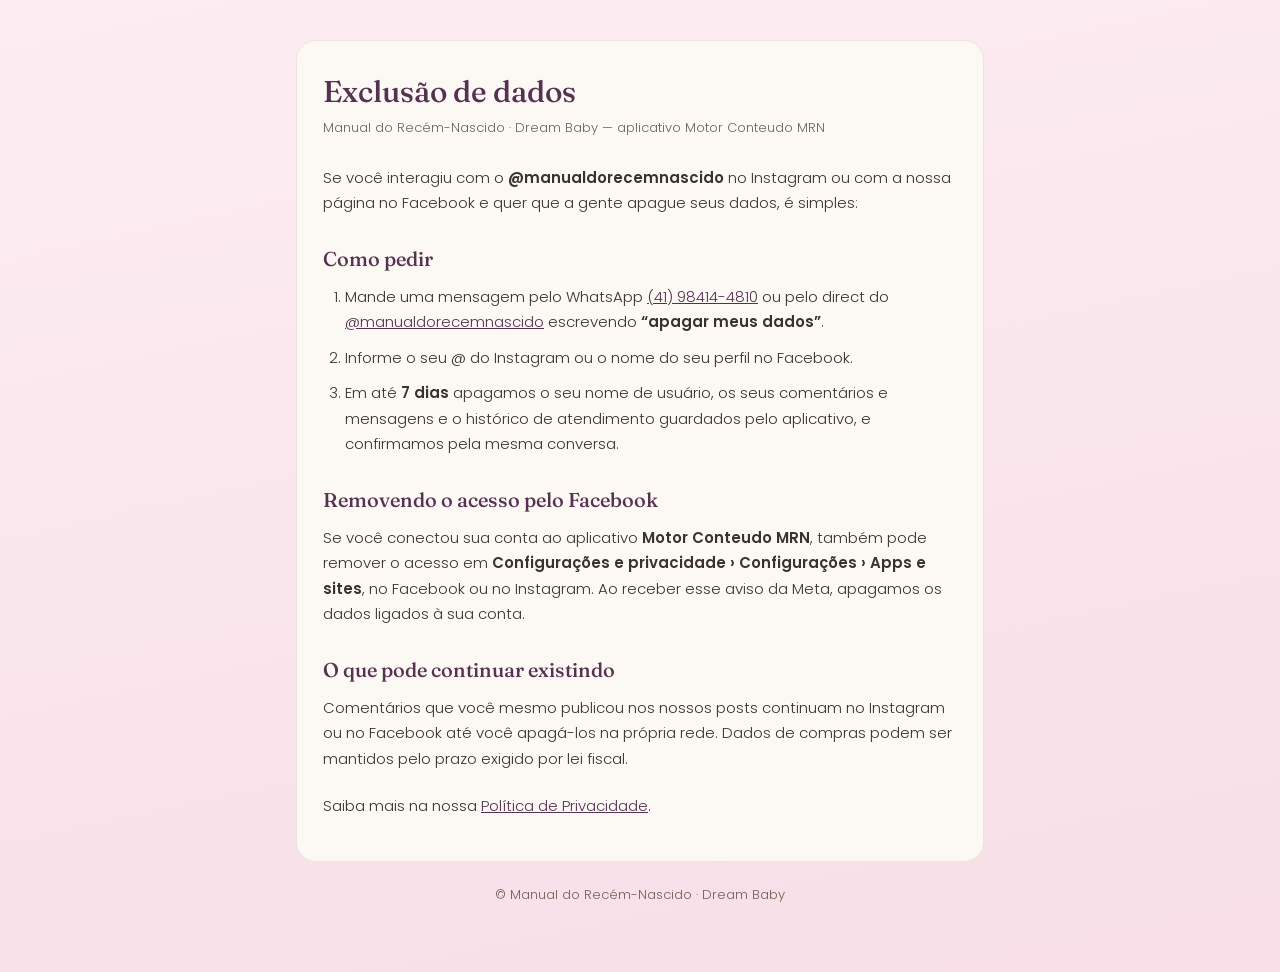
<file: exclusao-de-dados/index.html>
<!DOCTYPE html>
<html lang="pt-BR">
<head>
<meta charset="UTF-8">
<meta name="viewport" content="width=device-width, initial-scale=1.0">
<link rel="icon" href="https://manualdorecemnascido.com.br/wp-content/uploads/2023/03/MRN-logo-site-1024x1024.png">
<link rel="preconnect" href="https://fonts.googleapis.com"><link rel="preconnect" href="https://fonts.gstatic.com" crossorigin>
<link href="https://fonts.googleapis.com/css2?family=Fraunces:opsz,wght@9..144,400..600&family=Poppins:wght@300;400;600&display=swap" rel="stylesheet">
<link rel="stylesheet" href="../assets/legal.css">
<title>Exclusão de Dados</title>
<meta name="description" content="Como pedir a exclusão dos seus dados do Manual do Recém-Nascido e do aplicativo Motor Conteudo MRN.">
</head>
<body><main class="wrap"><article class="card">
<h1>Exclusão de dados</h1>
<p class="upd">Manual do Recém-Nascido · Dream Baby — aplicativo Motor Conteudo MRN</p>

<p>Se você interagiu com o <strong>@manualdorecemnascido</strong> no Instagram ou com a nossa página no Facebook e quer que a gente apague seus dados, é simples:</p>

<h2>Como pedir</h2>
<ol>
<li>Mande uma mensagem pelo WhatsApp <a href="https://wa.me/554184144810">(41) 98414-4810</a> ou pelo direct do <a href="https://instagram.com/manualdorecemnascido">@manualdorecemnascido</a> escrevendo <strong>“apagar meus dados”</strong>.</li>
<li>Informe o seu @ do Instagram ou o nome do seu perfil no Facebook.</li>
<li>Em até <strong>7 dias</strong> apagamos o seu nome de usuário, os seus comentários e mensagens e o histórico de atendimento guardados pelo aplicativo, e confirmamos pela mesma conversa.</li>
</ol>

<h2>Removendo o acesso pelo Facebook</h2>
<p>Se você conectou sua conta ao aplicativo <strong>Motor Conteudo MRN</strong>, também pode remover o acesso em <strong>Configurações e privacidade › Configurações › Apps e sites</strong>, no Facebook ou no Instagram. Ao receber esse aviso da Meta, apagamos os dados ligados à sua conta.</p>

<h2>O que pode continuar existindo</h2>
<p>Comentários que você mesmo publicou nos nossos posts continuam no Instagram ou no Facebook até você apagá-los na própria rede. Dados de compras podem ser mantidos pelo prazo exigido por lei fiscal.</p>

<p style="margin-top:22px">Saiba mais na nossa <a href="../privacidade/">Política de Privacidade</a>.</p>
</article>
<p class="foot">© Manual do Recém-Nascido · Dream Baby</p>
</main></body></html>
</file>
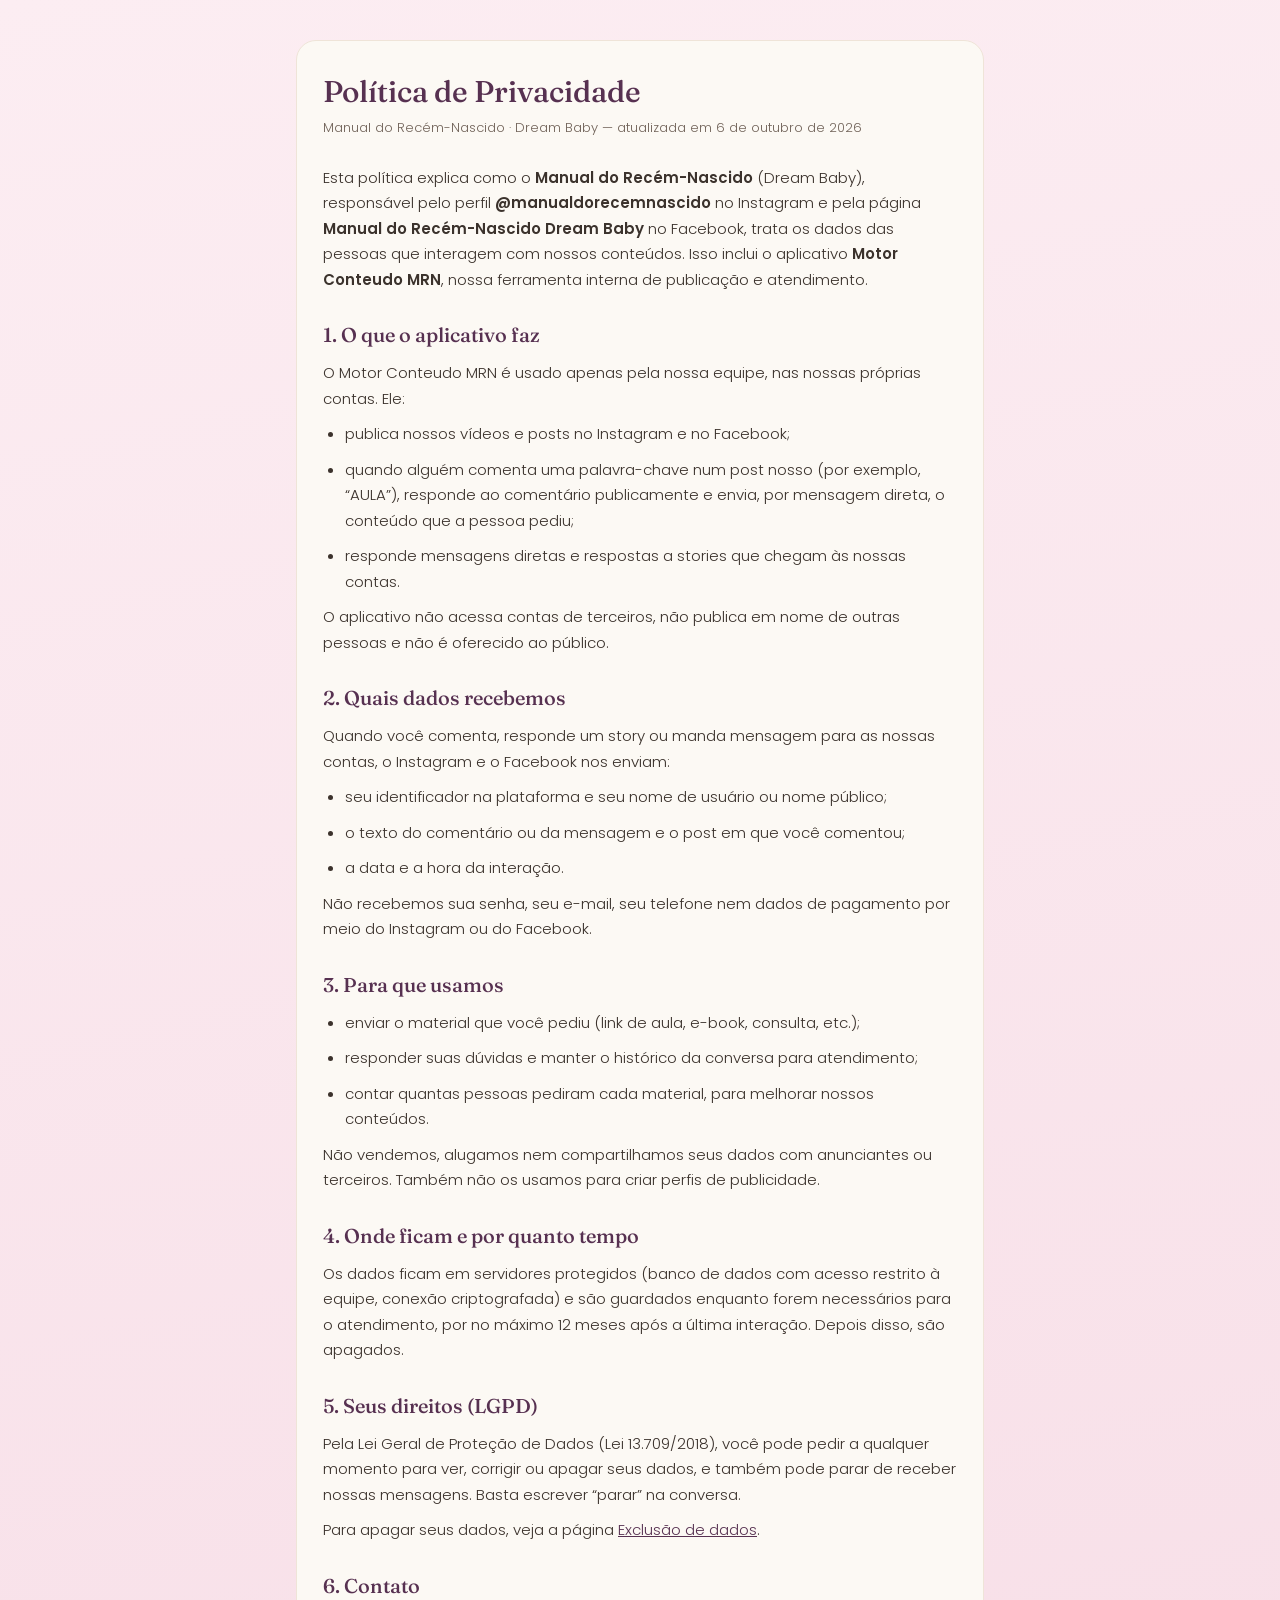
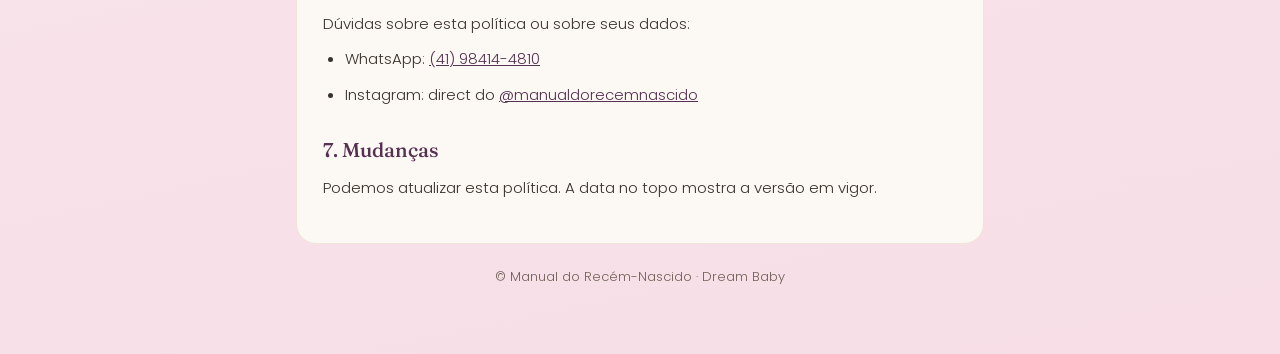
<file: privacidade/index.html>
<!DOCTYPE html>
<html lang="pt-BR">
<head>
<meta charset="UTF-8">
<meta name="viewport" content="width=device-width, initial-scale=1.0">
<link rel="icon" href="https://manualdorecemnascido.com.br/wp-content/uploads/2023/03/MRN-logo-site-1024x1024.png">
<link rel="preconnect" href="https://fonts.googleapis.com"><link rel="preconnect" href="https://fonts.gstatic.com" crossorigin>
<link href="https://fonts.googleapis.com/css2?family=Fraunces:opsz,wght@9..144,400..600&family=Poppins:wght@300;400;600&display=swap" rel="stylesheet">
<link rel="stylesheet" href="../assets/legal.css">
<title>Política de Privacidade</title>
<meta name="description" content="Política de Privacidade do Manual do Recém-Nascido e das automações de atendimento no Instagram e Facebook.">
</head>
<body><main class="wrap"><article class="card">
<h1>Política de Privacidade</h1>
<p class="upd">Manual do Recém-Nascido · Dream Baby — atualizada em 6 de outubro de 2026</p>

<p>Esta política explica como o <strong>Manual do Recém-Nascido</strong> (Dream Baby), responsável pelo perfil <strong>@manualdorecemnascido</strong> no Instagram e pela página <strong>Manual do Recém-Nascido Dream Baby</strong> no Facebook, trata os dados das pessoas que interagem com nossos conteúdos. Isso inclui o aplicativo <strong>Motor Conteudo MRN</strong>, nossa ferramenta interna de publicação e atendimento.</p>

<h2>1. O que o aplicativo faz</h2>
<p>O Motor Conteudo MRN é usado apenas pela nossa equipe, nas nossas próprias contas. Ele:</p>
<ul>
<li>publica nossos vídeos e posts no Instagram e no Facebook;</li>
<li>quando alguém comenta uma palavra-chave num post nosso (por exemplo, “AULA”), responde ao comentário publicamente e envia, por mensagem direta, o conteúdo que a pessoa pediu;</li>
<li>responde mensagens diretas e respostas a stories que chegam às nossas contas.</li>
</ul>
<p>O aplicativo não acessa contas de terceiros, não publica em nome de outras pessoas e não é oferecido ao público.</p>

<h2>2. Quais dados recebemos</h2>
<p>Quando você comenta, responde um story ou manda mensagem para as nossas contas, o Instagram e o Facebook nos enviam:</p>
<ul>
<li>seu identificador na plataforma e seu nome de usuário ou nome público;</li>
<li>o texto do comentário ou da mensagem e o post em que você comentou;</li>
<li>a data e a hora da interação.</li>
</ul>
<p>Não recebemos sua senha, seu e-mail, seu telefone nem dados de pagamento por meio do Instagram ou do Facebook.</p>

<h2>3. Para que usamos</h2>
<ul>
<li>enviar o material que você pediu (link de aula, e-book, consulta, etc.);</li>
<li>responder suas dúvidas e manter o histórico da conversa para atendimento;</li>
<li>contar quantas pessoas pediram cada material, para melhorar nossos conteúdos.</li>
</ul>
<p>Não vendemos, alugamos nem compartilhamos seus dados com anunciantes ou terceiros. Também não os usamos para criar perfis de publicidade.</p>

<h2>4. Onde ficam e por quanto tempo</h2>
<p>Os dados ficam em servidores protegidos (banco de dados com acesso restrito à equipe, conexão criptografada) e são guardados enquanto forem necessários para o atendimento, por no máximo 12 meses após a última interação. Depois disso, são apagados.</p>

<h2>5. Seus direitos (LGPD)</h2>
<p>Pela Lei Geral de Proteção de Dados (Lei 13.709/2018), você pode pedir a qualquer momento para ver, corrigir ou apagar seus dados, e também pode parar de receber nossas mensagens. Basta escrever “parar” na conversa.</p>
<p>Para apagar seus dados, veja a página <a href="../exclusao-de-dados/">Exclusão de dados</a>.</p>

<h2>6. Contato</h2>
<p>Dúvidas sobre esta política ou sobre seus dados:</p>
<ul><li>WhatsApp: <a href="https://wa.me/554184144810">(41) 98414-4810</a></li><li>Instagram: direct do <a href="https://instagram.com/manualdorecemnascido">@manualdorecemnascido</a></li></ul>

<h2>7. Mudanças</h2>
<p>Podemos atualizar esta política. A data no topo mostra a versão em vigor.</p>
</article>
<p class="foot">© Manual do Recém-Nascido · Dream Baby</p>
</main></body></html>
</file>
<file: assets/legal.css>
:root{--bg1:#FCEDF2;--bg2:#F7DEE7;--card:#FCF9F4;--ink:#3B322C;--ink-soft:#6F6157;--line:#EFE4D8;--plum:#573151}
@media (prefers-color-scheme:dark){:root:not([data-theme="light"]){--bg1:#241C21;--bg2:#2B2128;--card:#1E1A1C;--ink:#F3EAE4;--ink-soft:#C9BBB2;--line:#3A3036;--plum:#E4B3D8}}
*{margin:0;padding:0;box-sizing:border-box}
body{font-family:'Poppins',system-ui,sans-serif;color:var(--ink);line-height:1.7;font-weight:300;background:linear-gradient(168deg,var(--bg1),var(--bg2));min-height:100vh}
.wrap{max-width:720px;margin:0 auto;padding:40px 16px 56px}
.card{background:var(--card);border:1px solid var(--line);border-radius:20px;padding:32px 26px}
h1{font-family:'Fraunces',serif;font-weight:500;font-size:30px;color:var(--plum);line-height:1.25;margin-bottom:6px}
.upd{font-size:13px;color:var(--ink-soft);margin-bottom:26px}
h2{font-family:'Fraunces',serif;font-weight:500;font-size:20px;color:var(--plum);margin:26px 0 8px}
p,li{font-size:15px;margin-bottom:10px}
ul,ol{padding-left:22px}
strong{font-weight:600}
a{color:var(--plum)}
.foot{text-align:center;font-size:13px;color:var(--ink-soft);margin-top:22px}
</file>
